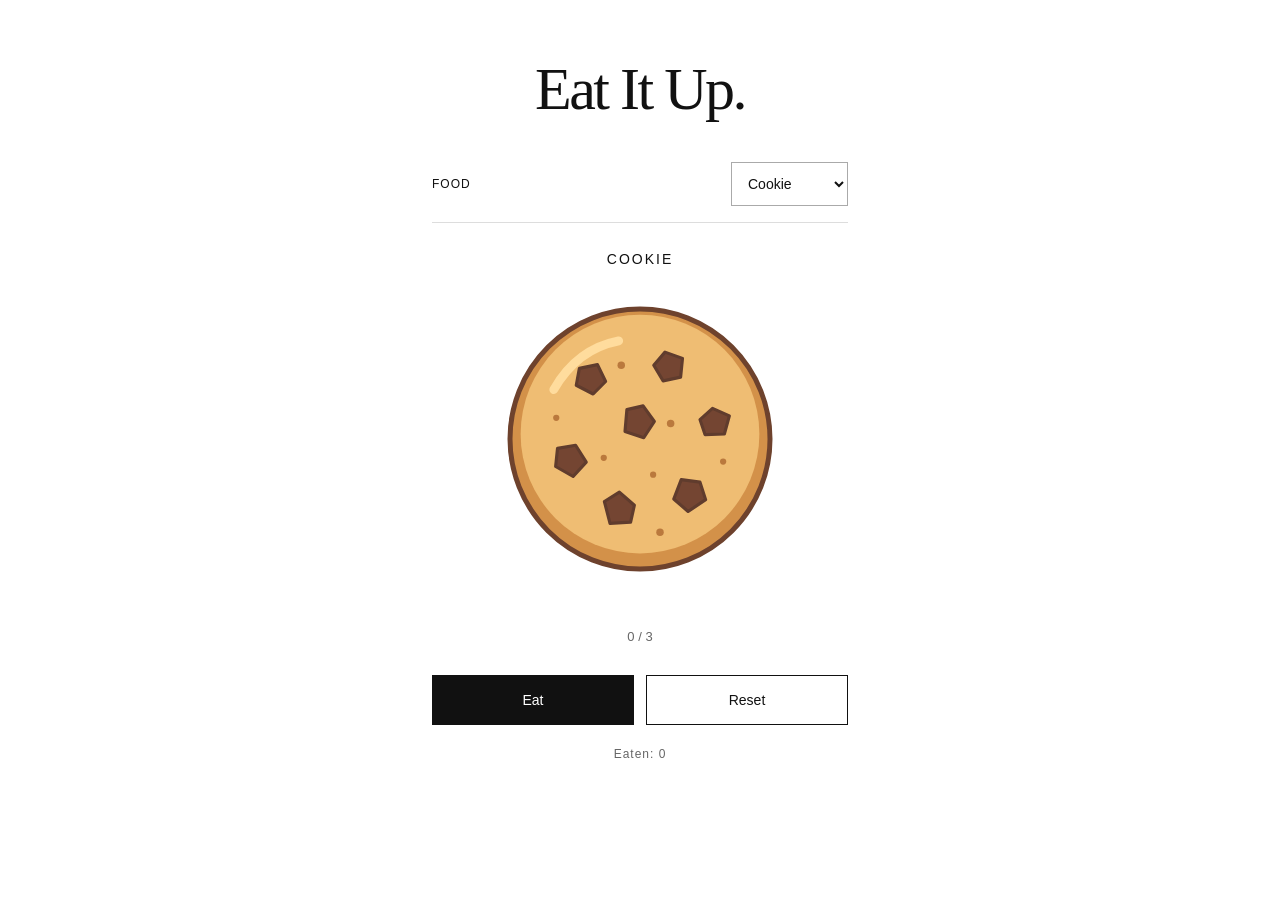
<file: index.html>
<!doctype html>
<html lang="en">
<head>
  <meta charset="UTF-8">
  <meta name="viewport" content="width=device-width, initial-scale=1">
  <title>Eat It Up</title>
  <link rel="stylesheet" href="style.css">
  <script defer src="script.js"></script>
</head>
<body>
  <main>
    <header><h1>Eat It Up<span aria-hidden="true">.</span></h1></header>
    <section class="card" aria-label="Eat your food">
      <div class="chooser"><label for="food-select">Food</label><select id="food-select"></select></div>
      <h2 id="food-name">Cookie</h2>
      <div class="stage">
        <svg id="food-svg" viewBox="0 0 100 100" role="img" aria-labelledby="food-title">
          <title id="food-title">Cookie</title>
          <defs><mask id="bite-mask" maskUnits="userSpaceOnUse" x="0" y="0" width="100" height="100" style="mask-type:luminance">
            <rect width="100" height="100" fill="white"/>
            <g id="bite-one" fill="black" visibility="hidden" transform="rotate(-35 50 50)"><path d="M65 -10H110V110H65V90Q54 80 65 70Q54 60 65 50Q54 40 65 30Q54 20 65 10Z"/></g>
            <g id="bite-two" fill="black" visibility="hidden" transform="translate(0 2) rotate(22 50 50)"><path d="M35 -10H-10V110H35V90Q46 80 35 70Q46 60 35 50Q46 40 35 30Q46 20 35 10Z"/></g>
          </mask></defs>
          <image id="food-image" x="0" y="0" width="100" height="100" mask="url(#bite-mask)"/>
        </svg>
        <p id="stage-note" hidden>All gone.</p>
      </div>
      <p id="progress" role="status" aria-live="polite" aria-atomic="true">Loading…</p>
      <div class="actions"><button id="eat" type="button" disabled>Eat</button><button id="reset" type="button">Reset</button></div>
      <p id="eaten-count" role="status" aria-live="polite" aria-atomic="true">Eaten: 0</p>
    </section>
  </main>
</body>
</html>
</file>
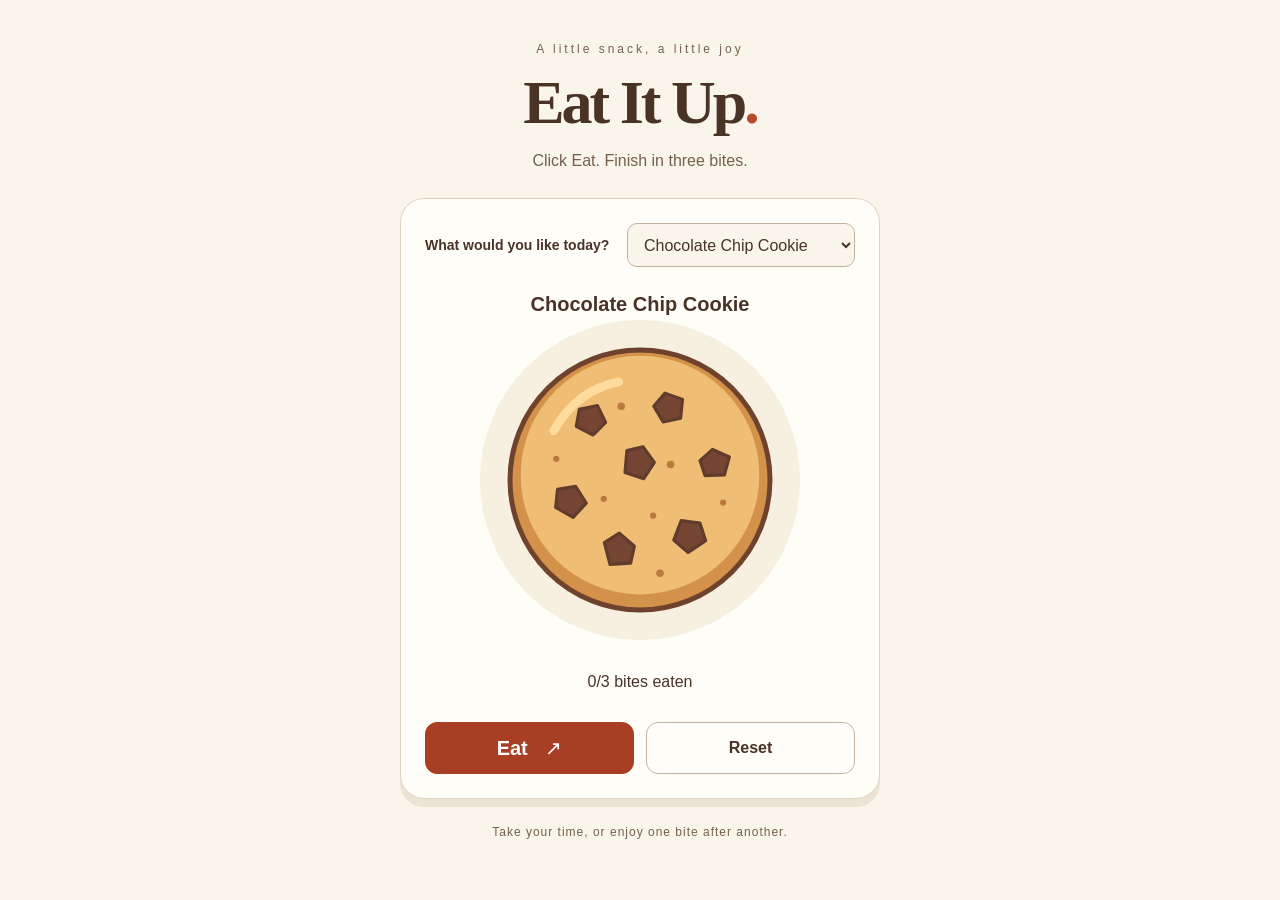
<file: Initial version/index.html>
<!doctype html>
<html lang="en">
<head>
  <meta charset="UTF-8">
  <meta name="viewport" content="width=device-width, initial-scale=1">
  <title>Eat It Up · Three Little Bites</title>
  <link rel="stylesheet" href="style.css">
  <script defer src="script.js"></script>
</head>
<body>
  <main>
    <header><p class="eyebrow">A little snack, a little joy</p><h1>Eat It Up<span aria-hidden="true">.</span></h1><p class="intro">Click Eat. Finish in three bites.</p></header>
    <section class="card" aria-label="Eat the food">
      <div class="chooser"><label for="food-select">What would you like today?</label><select id="food-select"></select></div>
      <h2 id="food-name">Chocolate Chip Cookie</h2>
      <div class="stage">
        <svg id="food-svg" viewBox="0 0 100 100" role="img" aria-labelledby="food-title">
          <title id="food-title">A whole chocolate chip cookie</title>
          <defs><mask id="bite-mask" maskUnits="userSpaceOnUse" x="0" y="0" width="100" height="100" style="mask-type:luminance">
            <rect width="100" height="100" fill="white"/>
            <g id="bite-one" fill="black" visibility="hidden"><circle cx="82" cy="18" r="13"/><circle cx="74" cy="23" r="10"/><circle cx="83" cy="32" r="11"/></g>
            <g id="bite-two" fill="black" visibility="hidden"><circle cx="17" cy="82" r="14"/><circle cx="18" cy="69" r="11"/><circle cx="29" cy="79" r="11"/></g>
          </mask></defs>
          <image id="food-image" x="0" y="0" width="100" height="100" mask="url(#bite-mask)"/>
        </svg>
        <p id="stage-note" hidden>All gone!</p>
      </div>
      <p id="progress" role="status" aria-live="polite" aria-atomic="true">Loading food…</p>
      <div class="actions"><button id="eat" type="button" disabled>Eat <span aria-hidden="true">↗</span></button><button id="reset" type="button">Reset</button></div>
    </section>
    <footer>Take your time, or enjoy one bite after another.</footer>
  </main>
</body>
</html>
</file>
<file: style.css>
:root{font-family:Arial,Helvetica,sans-serif;color:#111;background:#fff;font-synthesis:none;color-scheme:light}
*{box-sizing:border-box}body{margin:0}main{width:min(100% - 40px,440px);margin:auto;padding:56px 0 32px}header{text-align:center;margin-bottom:40px}h1{font-family:Georgia,'Times New Roman',serif;font-weight:400;font-size:clamp(44px,12vw,60px);letter-spacing:-2.5px;line-height:1.1;margin:0}.card{padding:0 12px}.chooser{display:flex;align-items:center;justify-content:space-between;gap:16px;padding:0 0 16px;border-bottom:1px solid #ddd}label{font-size:12px;letter-spacing:1px;text-transform:uppercase}select{font:inherit;font-size:14px;color:#111;background:#fff;border:1px solid #aaa;border-radius:0;min-height:44px;max-width:75%;padding:8px 28px 8px 12px}h2{text-align:center;font-size:14px;font-weight:400;letter-spacing:2px;text-transform:uppercase;margin:28px 0 12px;overflow-wrap:anywhere}.stage{position:relative;width:min(100%,320px);aspect-ratio:1;margin:auto}svg{display:block;width:100%;height:100%}#stage-note{position:absolute;inset:0;align-content:center;text-align:center;font-family:Georgia,serif;font-size:34px;margin:0;padding:20px}#progress{text-align:center;min-height:44px;align-content:center;font-size:13px;color:#666;margin:16px 0;line-height:1.5}.actions{display:flex;gap:12px;flex-wrap:wrap}button{font:inherit;font-size:14px;min-height:50px;flex:1;min-width:100px;padding:12px 16px;border-radius:0;border:1px solid #111;cursor:pointer;background:#fff;color:#111}#eat{background:#111;color:#fff}button:hover:not(:disabled){background:#eee}#eat:hover:not(:disabled){background:#333}#eat:disabled{background:#eee;color:#777;border-color:#eee;cursor:default}:focus-visible{outline:2px solid #111;outline-offset:4px}[hidden]{display:none!important}@media(max-width:360px){main{padding-top:32px}.card{padding:0}}


#eaten-count{text-align:center;font-size:12px;letter-spacing:1px;color:#666;margin:22px 0 0;font-variant-numeric:tabular-nums}
</file>
<file: Initial version/style.css>
:root{font-family:"Microsoft YaHei", "PingFang SC", sans-serif;color:#493326;background:#faf5eb;font-synthesis:none;color-scheme:light}
*{box-sizing:border-box}body{margin:0}main{width:min(100% - 32px,480px);margin:0 auto;padding:42px 0 24px}header{text-align:center}.eyebrow{font-size:12px;letter-spacing:3px;margin:0 0 12px;color:#74604d}h1{font-family:Georgia,serif;font-size:clamp(44px,12vw,62px);letter-spacing:-3px;margin:0;line-height:1.1}h1 span{color:#b64b2c}.intro{font-size:16px;margin:16px 0 28px;color:#74604d}.card{background:#fffdf8;border:1px solid #dfd3c2;border-radius:24px;padding:24px;box-shadow:0 8px 0 #ece3d4}.chooser{display:flex;align-items:center;justify-content:space-between;gap:12px;flex-wrap:wrap}label{font-size:14px;font-weight:700}select{font:inherit;color:inherit;background:#faf5eb;border:1px solid #c4b49f;border-radius:10px;min-height:44px;max-width:100%;padding:8px 30px 8px 12px}h2{text-align:center;font-size:20px;margin:26px 0 4px;overflow-wrap:anywhere}.stage{position:relative;width:min(100%,320px);aspect-ratio:1;margin:auto;background:#f7efdf;border-radius:50%}svg{display:block;width:100%;height:100%}#stage-note{position:absolute;inset:0;align-content:center;text-align:center;font-size:24px;font-weight:700;margin:0;padding:20px}#progress{text-align:center;min-height:48px;align-content:center;font-size:16px;margin:18px 0 16px;line-height:1.5}.actions{display:flex;gap:12px;flex-wrap:wrap}button{font:inherit;font-weight:700;min-height:52px;flex:1;min-width:100px;padding:12px 16px;border-radius:12px;border:1px solid #c4b49f;cursor:pointer;background:#fffdf8;color:#493326}#eat{background:#a83f25;border-color:#a83f25;color:white;font-size:20px}#eat span{margin-left:12px}button:hover:not(:disabled){background:#f0e5d3}#eat:hover:not(:disabled){background:#88301c}#eat:disabled{background:#e9dfd0;color:#75634f;border-color:#e9dfd0;cursor:default}:focus-visible{outline:3px solid #266c77;outline-offset:4px}footer{text-align:center;font-size:12px;color:#74604d;margin-top:26px;letter-spacing:1px}[hidden]{display:none!important}@media(max-width:360px){main{padding-top:28px}.card{padding:18px}.chooser{align-items:stretch;flex-direction:column}select{width:100%}}
</file>
